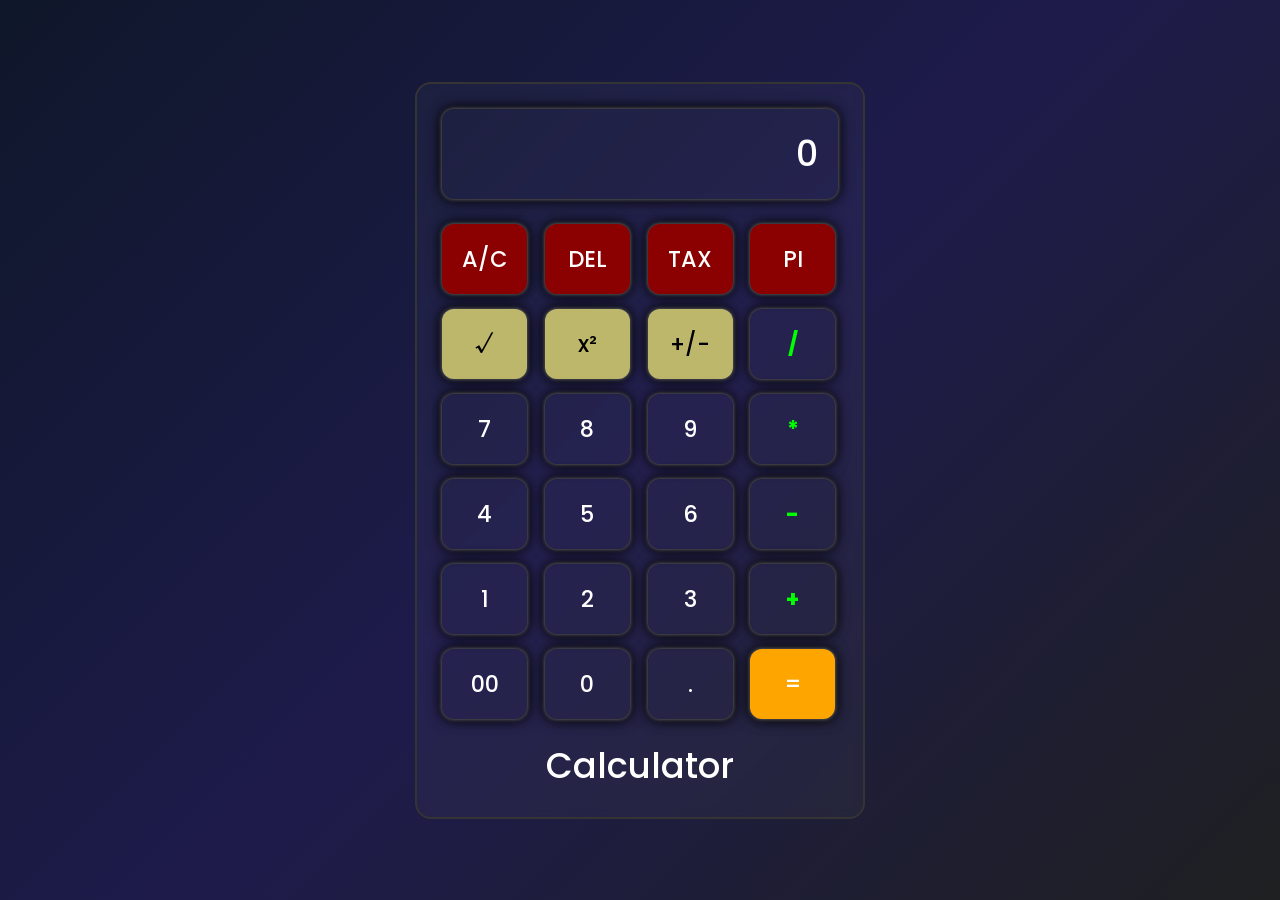
<file: Calculator/index.html>
<!DOCTYPE html>
<html lang="en">
<head>
    <meta charset="UTF-8">
    <meta name="viewport" content="width=device-width, initial-scale=1.0">
    <title>Calculator</title>
    <link rel="stylesheet" href="style.css">
</head>
<body>
<section class="calculator">
    <input type="text" placeholder="0" id="input-box">
    <div class="buttons">
    <button class="special allclear">A/C</button>
    <button class="special del">DEL</button>
    <button class="special tax">TAX</button>
    <button class="special pi">PI</button>

    <button class="advanced root">√</button>
    <button class="advanced square">x²</button>
    <button class="advanced plusminus">+/-</button>
    <button class="operator">/</button>

    <button class="number">7</button>
    <button class="number">8</button>
    <button class="number">9</button>
    <button class="operator">*</button>

    <button class="number">4</button>
    <button class="number">5</button>
    <button class="number">6</button>
    <button class="operator">-</button>

    <button class="number">1</button>
    <button class="number">2</button>
    <button class="number">3</button>
    <button class="operator">+</button>

    <button class="number">00</button>
    <button class="number">0</button>
    <button class="decimal">.</button>
    <button class="equal">=</button>
    </div>
    <div class="footer">
        <H1>Calculator</H1>
    </div>
</section>
    <script src="script.js"></script>
</body>
</html>
</file>
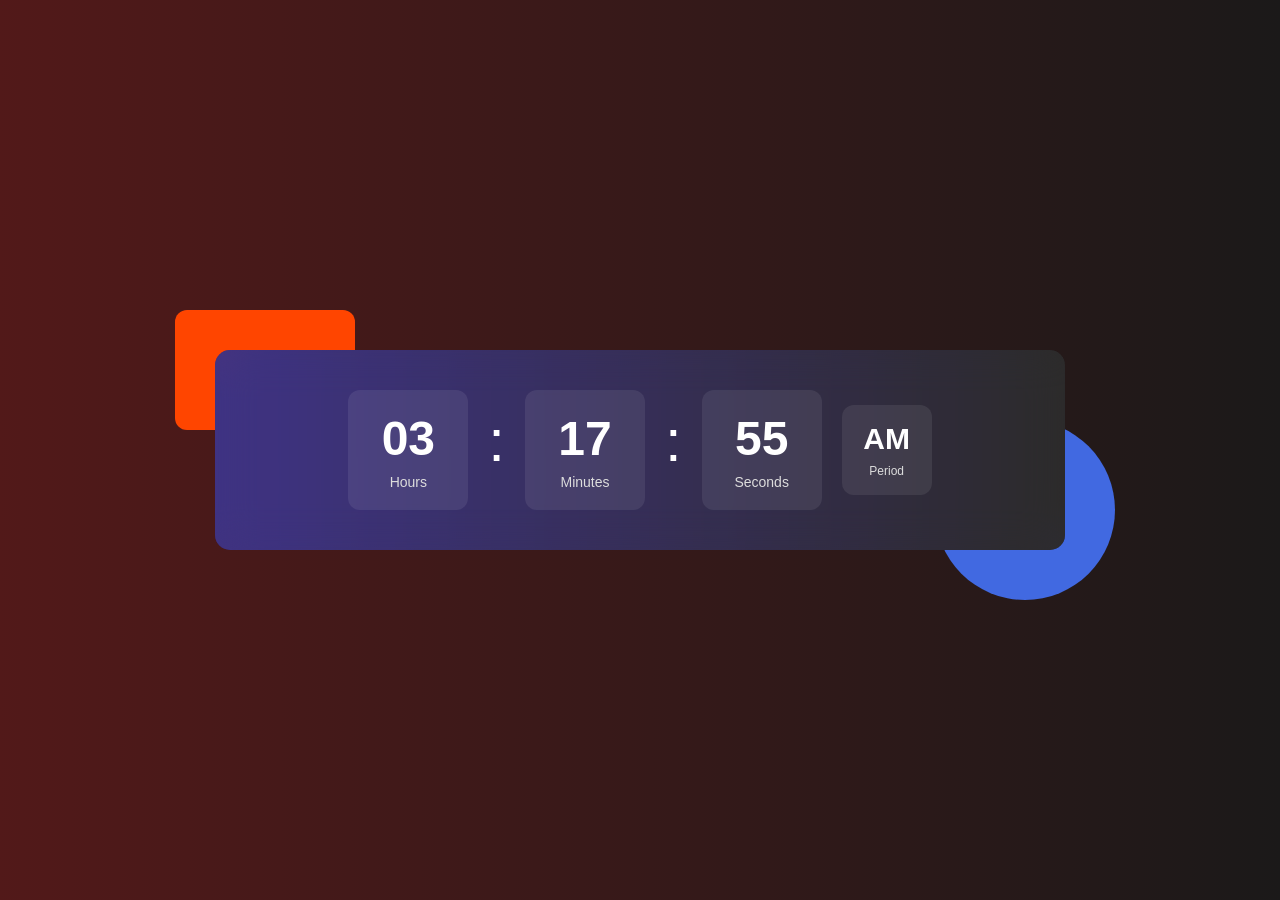
<file: Digital Clock/index.html>
<!DOCTYPE html>
<html lang="en">
<head>
    <meta charset="UTF-8">
    <meta name="viewport" content="width=device-width, initial-scale=1.0">
    <title>Digital Clock</title>
    <link rel="stylesheet" href="style.css">
</head>
<body>

    <div class="container">
        <div class="clock">

            <div class="time">
                <p id="hrs">00</p>
                <span>Hours</span>
            </div>

            <p class="colon">:</p>

            <div class="time">
                <p id="min">00</p>
                <span>Minutes</span>
            </div>

            <p class="colon">:</p>

            <div class="time">
                <p id="sec">00</p>
                <span>Seconds</span>
            </div>

            <div class="time ampm">
                <p id="period">AM</p>
                <span>Period</span>
            </div>

        </div>
    </div>

    <script src="script.js"></script>

</body>
</html>
</file>
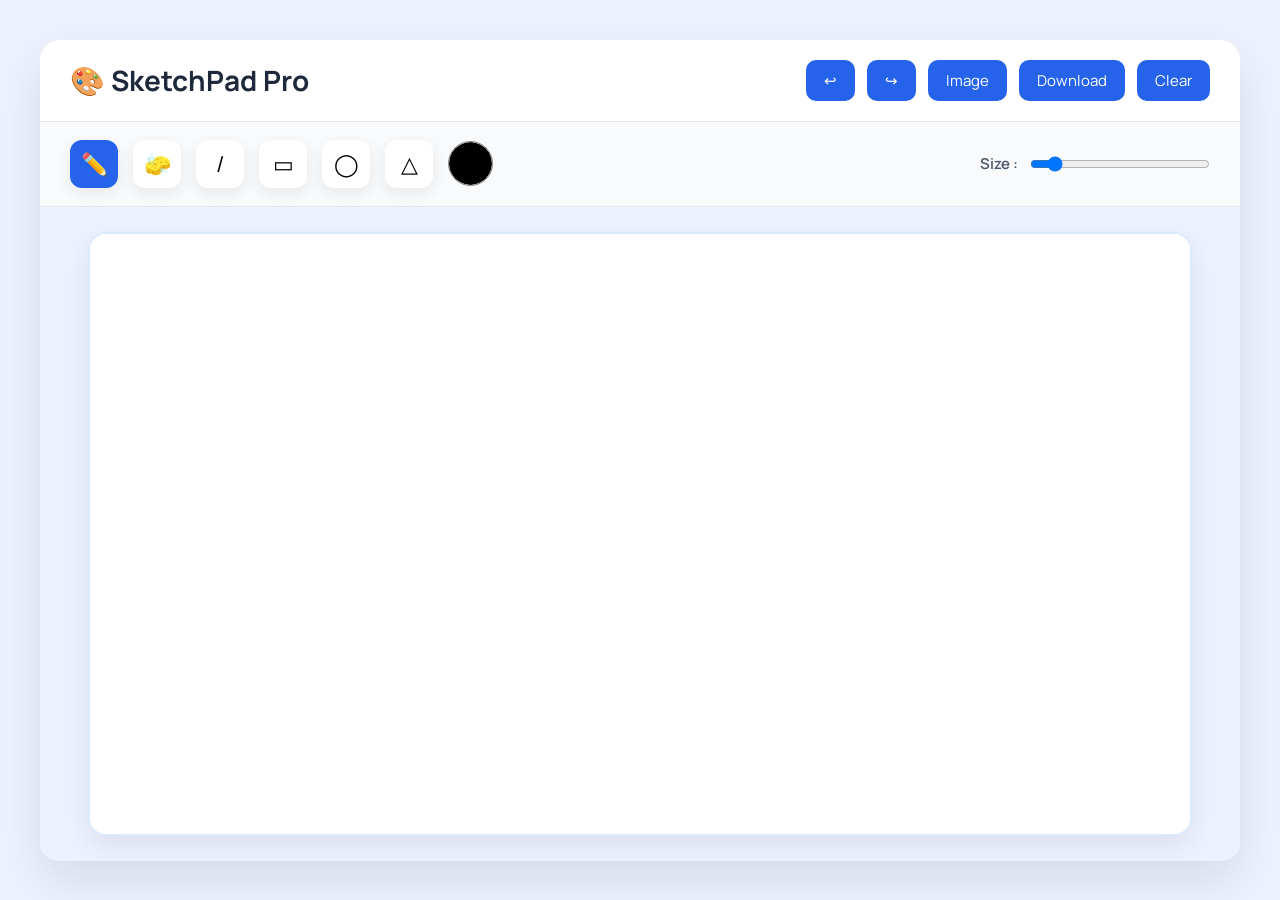
<file: Drawing-App/index.html>
<!DOCTYPE html>
<html lang="en">
<head>
  <meta charset="UTF-8">
  <meta name="viewport" content="width=device-width, initial-scale=1.0">
  <title>SketchPad Pro</title>
  <link href="https://fonts.googleapis.com/css2?family=Manrope:wght@400;500;600;700&display=swap" rel="stylesheet">
  <link rel="stylesheet" href="style.css">
</head>
<body>
  <div class="container">
    <header>
      <h1>🎨 SketchPad Pro</h1>
      <div class="actions">
        <button id="undo">↩</button>
        <button id="redo">↪</button>
        <input type="file" id="imageUpload" accept="image/*" hidden>
        <button id="uploadBtn">Image</button>
        <button id="download">Download</button>
        <button id="clear">Clear</button>
      </div>
    </header>

    <div class="toolbar">
      <button class="tool active" data-tool="pencil">✏️</button>
      <button class="tool" data-tool="eraser">🧽</button>
      <button class="tool" data-tool="line">/</button>
      <button class="tool" data-tool="rectangle">▭</button>
      <button class="tool" data-tool="circle">◯</button>
      <button class="tool" data-tool="triangle">△</button>
      <input type="color" id="colorPicker" value="">

      <div class="size">
      <span>Size :</span>
      <input type="range" id="brushSize" min="1" max="40" value="5">
      </div>

    </div>

    <div class="canvas-box">
      <canvas id="canvas"></canvas>
    </div>

  </div>
  <script src="script.js"></script>
</body>

</html>
</file>
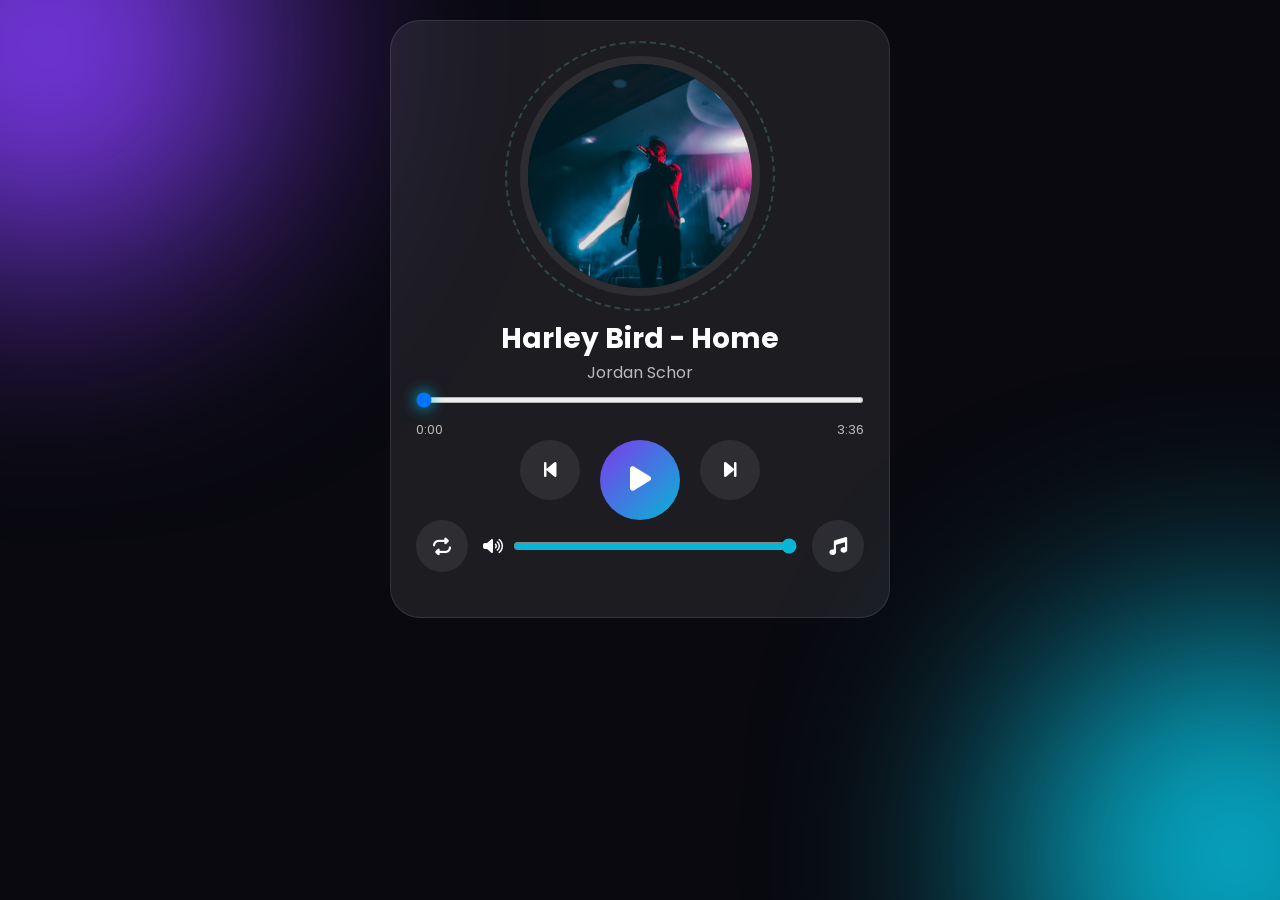
<file: Music-Player/index.html>
<!DOCTYPE html>
<html lang="en">
<head>
<meta charset="UTF-8">
<meta name="viewport" content="width=device-width,initial-scale=1.0">
<title>Music Player</title>
<link rel="stylesheet" href="style.css">
<link rel="stylesheet" href="https://cdnjs.cloudflare.com/ajax/libs/font-awesome/6.7.1/css/all.min.css">
</head>
<body>

<div class="bg1"></div>
<div class="bg2"></div>

<div class="player">

<div class="album">
<img src="images/music-1.jpg" id="cover">
<div class="ring"></div>
</div>

<div class="info">
<h2 id="title">Song Name</h2>
<p id="artist">Artist</p>
</div>

<div class="progress">
<input type="range" id="progress" value="0">
<div class="time">
<span id="current">0:00</span>
<span id="duration">0:00</span>
</div>
</div>

<div class="controls">
<button id="prev"><i class="fa-solid fa-backward-step"></i></button>
<button id="play"><i class="fa-solid fa-play"></i></button>
<button id="next"><i class="fa-solid fa-forward-step"></i></button>
</div>

<div class="bottom">
<button id="repeat"><i class="fa-solid fa-repeat"></i></button>

<div class="volume">
<i class="fa-solid fa-volume-high"></i>
<input type="range" id="volume" min="0" max="100" value="100">
</div>

<button id="playlistBtn">
<i class="fa-solid fa-music"></i>
</button>
</div>

<ul id="playlist"></ul>

</div>

<audio id="audio"></audio>

<script src="js/music-list.js"></script>
<script src="js/script.js"></script>

</body>
</html>
</file>
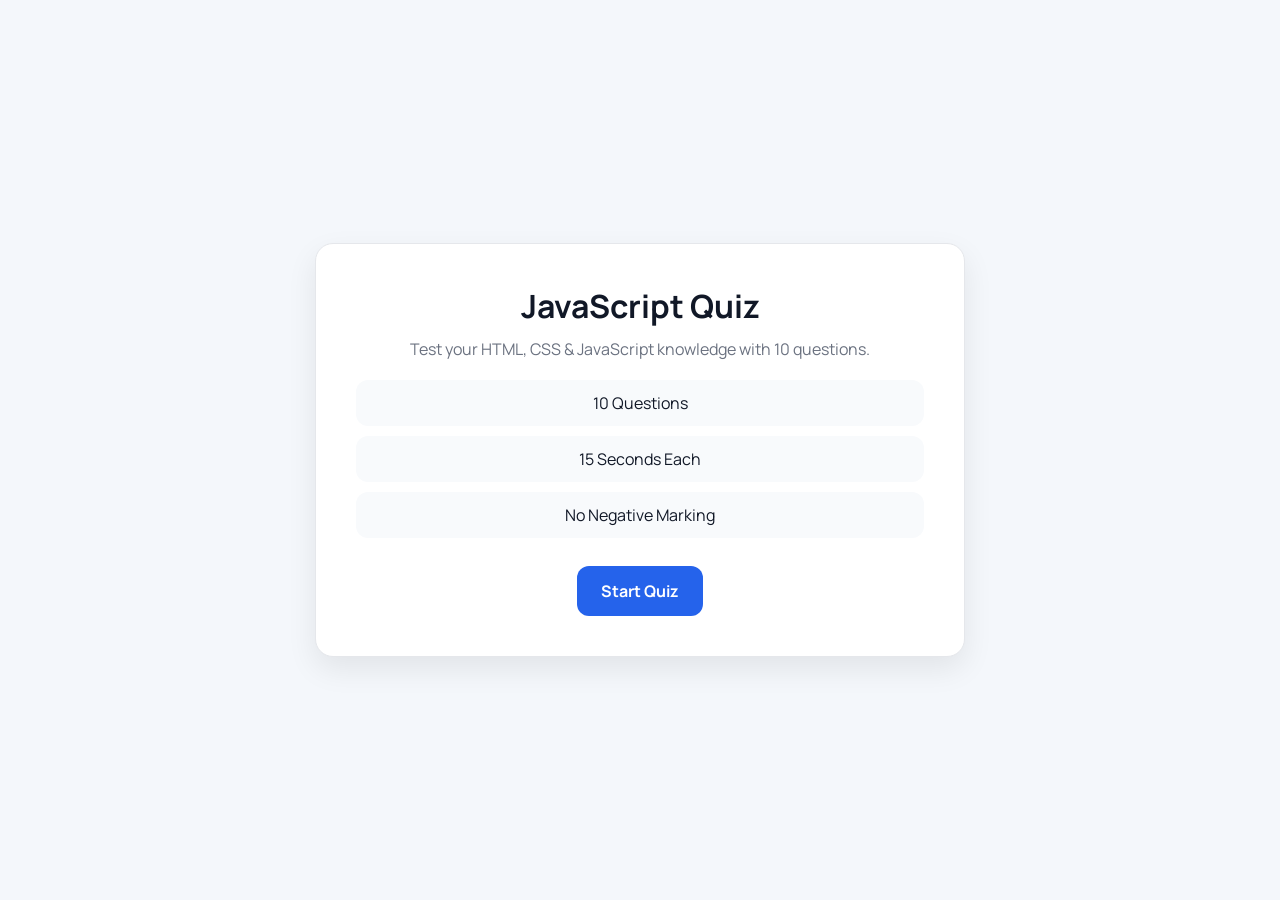
<file: Quiz-App/index.html>
<!DOCTYPE html>
<html lang="en">
<head>
    <meta charset="UTF-8">
    <meta name="viewport" content="width=device-width, initial-scale=1.0">
    <title>Quiz App Online</title>
    <link href="https://fonts.googleapis.com/css2?family=Manrope:wght@400;500;600;700;800&display=swap"
        rel="stylesheet">
    <link rel="stylesheet" href="style.css">
</head>
<body>
    <div class="start-screen">
        <div class="card">
            <h1>JavaScript Quiz</h1>
            <p>Test your HTML, CSS & JavaScript knowledge with 10 questions.</p>
            <ul class="rules">
                <li>10 Questions</li>
                <li>15 Seconds Each</li>
                <li>No Negative Marking</li>
            </ul>
            <button class="start_btn">Start Quiz</button>
        </div>
    </div>

    <div class="quiz_box">
        <header>
            <div>
                <h2>JavaScript Quiz</h2>
                <span class="question-count"></span>
            </div>
            <div class="timer">
                <span class="timer_text">15</span>
            </div>
        </header>

        <div class="time_line"></div>

        <section>
            <div class="que_text"></div>
            <div class="option_list"></div>
        </section>

        <footer>
            <div class="total_que"></div>
            <button class="next_btn">Next →</button>
        </footer>
    </div>

    <div class="result_box">
        <div class="result-icon">🎉</div>
        <h2>Quiz Completed</h2>
        <div class="score_text"></div>
        <div class="buttons">
            <button class="restart">Play Again</button>
            <button class="quit">Home</button>
        </div>
    </div>

    <script src="js/questions.js"></script>
    <script src="js/script.js"></script>
</body>

</html>
</file>
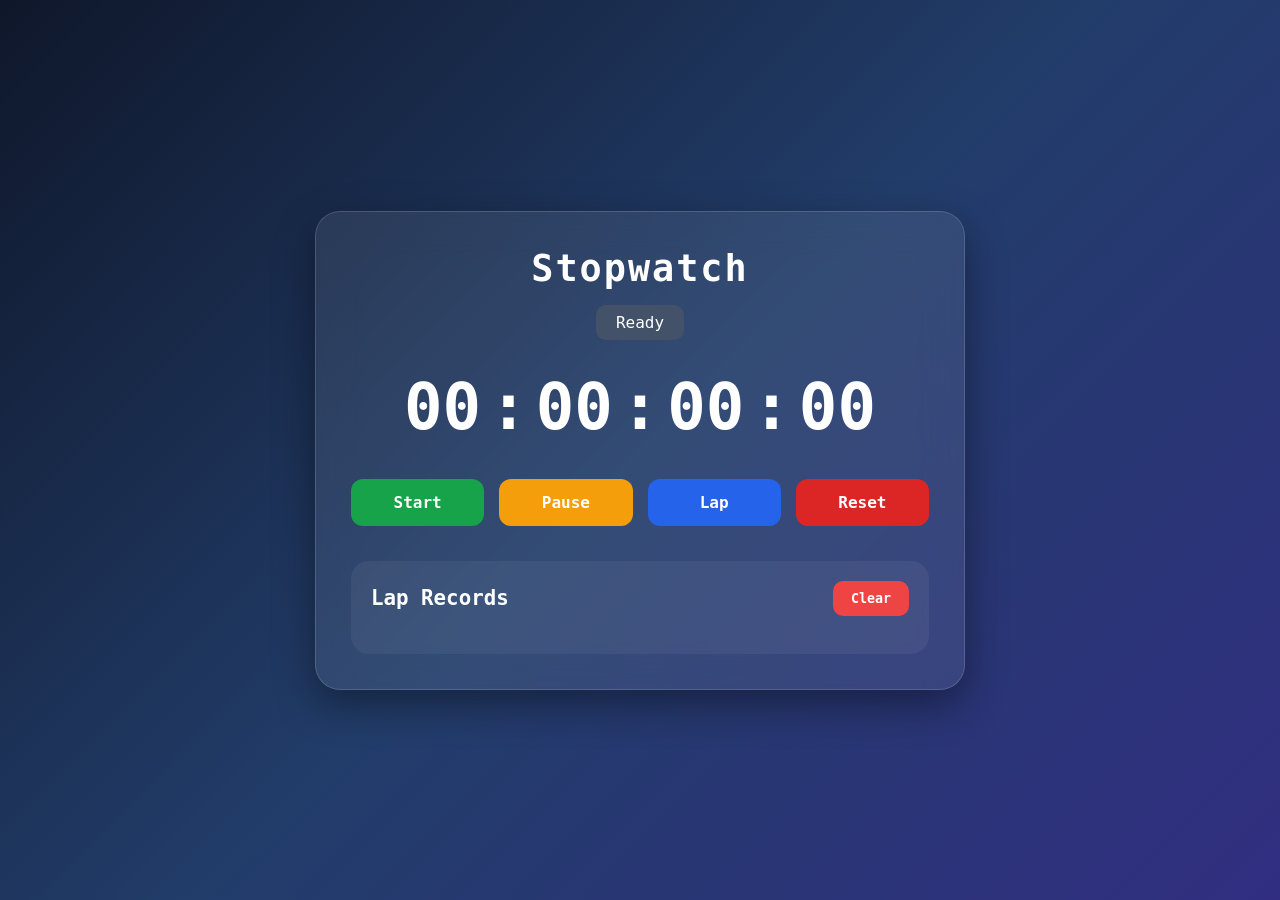
<file: Stopwatch/index.html>
<!DOCTYPE html>
<html lang="en">

<head>
    <meta charset="UTF-8">
    <meta name="viewport" content="width=device-width, initial-scale=1.0">
    <title>Stopwatch</title>

    <link rel="stylesheet" href="style.css">

    <link rel="preconnect" href="https://fonts.googleapis.com">
    <link rel="preconnect" href="https://fonts.gstatic.com" crossorigin>
    <link href="https://fonts.googleapis.com/css2?family=Poppins:wght@300;400;500;600;700&display=swap"
        rel="stylesheet">

</head>

<body>
    <div class="container">
        <h1>Stopwatch</h1>
        <div class="status">
            Ready
        </div>
        <div class="timer">
            <span id="hours">00</span>
            <span>:</span>
            <span id="minutes">00</span>
            <span>:</span>
            <span id="seconds">00</span>
            <span >:</span>
            <span id="milliseconds">00</span>
        </div>
        <div class="buttons">
            <button id="startBtn">
                Start
            </button>
            <button id="pauseBtn">
                Pause
            </button>
            <button id="lapBtn">
                Lap
            </button>
            <button id="resetBtn">
                Reset
            </button>
        </div>
        <div class="lap-section">
            <div class="lap-header">
                <h2>Lap Records</h2>
                <button id="clearBtn">
                    Clear
                </button>
            </div>
            <ul id="lapList"></ul>
        </div>
    </div>

    <script src="script.js"></script>
</body>

</html>
</file>
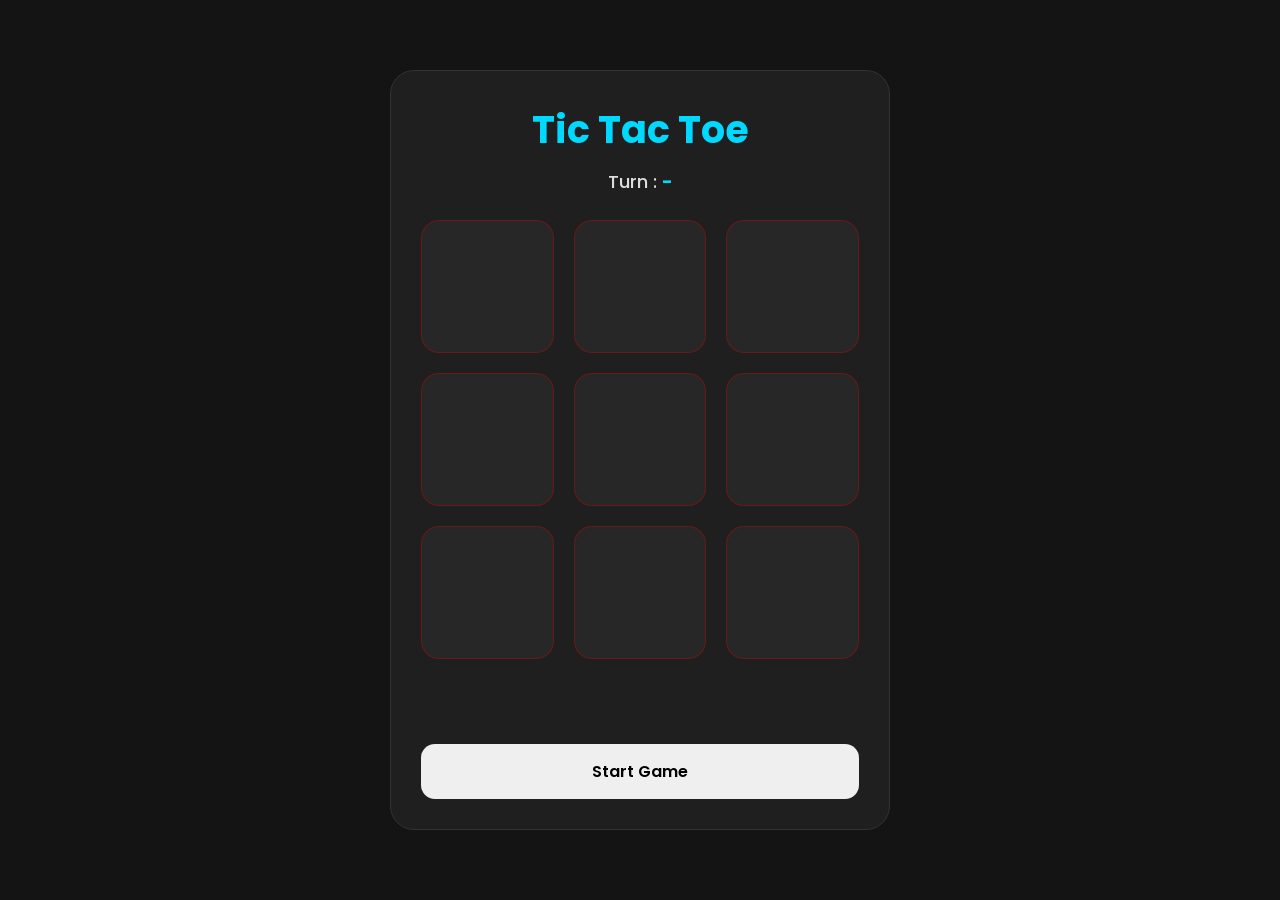
<file: Tic-Tac-Toe/index.html>
<!DOCTYPE html>
<html lang="en">

<head>
  <meta charset="UTF-8">
  <meta name="viewport" content="width=device-width,initial-scale=1.0">
  <title>Tic Tac Toe</title>
  <link rel="preconnect" href="https://fonts.googleapis.com">
  <link rel="preconnect" href="https://fonts.gstatic.com" crossorigin>
  <link href="https://fonts.googleapis.com/css2?family=Poppins:wght@400;500;600;700&display=swap" rel="stylesheet">
  <link rel="stylesheet" href="style.css">
</head>
<body>
  <div class="container">
    <h1>Tic Tac Toe</h1>
    <p class="turn">Turn : <span id="turn">-</span></p>

    <div class="board" id="board">
      <div class="line" id="line"></div>
      <button class="cell" data-index="0" disabled></button>
      <button class="cell" data-index="1" disabled></button>
      <button class="cell" data-index="2" disabled></button>

      <button class="cell" data-index="3" disabled></button>
      <button class="cell" data-index="4" disabled></button>
      <button class="cell" data-index="5" disabled></button>

      <button class="cell" data-index="6" disabled></button>
      <button class="cell" data-index="7" disabled></button>
      <button class="cell" data-index="8" disabled></button>
    </div>

    <h2 id="result"></h2>

    <div class="buttons">
      <button id="gameBtn">Start Game</button>
    </div>
  </div>

  <script src="script.js"></script>
</body>
</html>
</file>
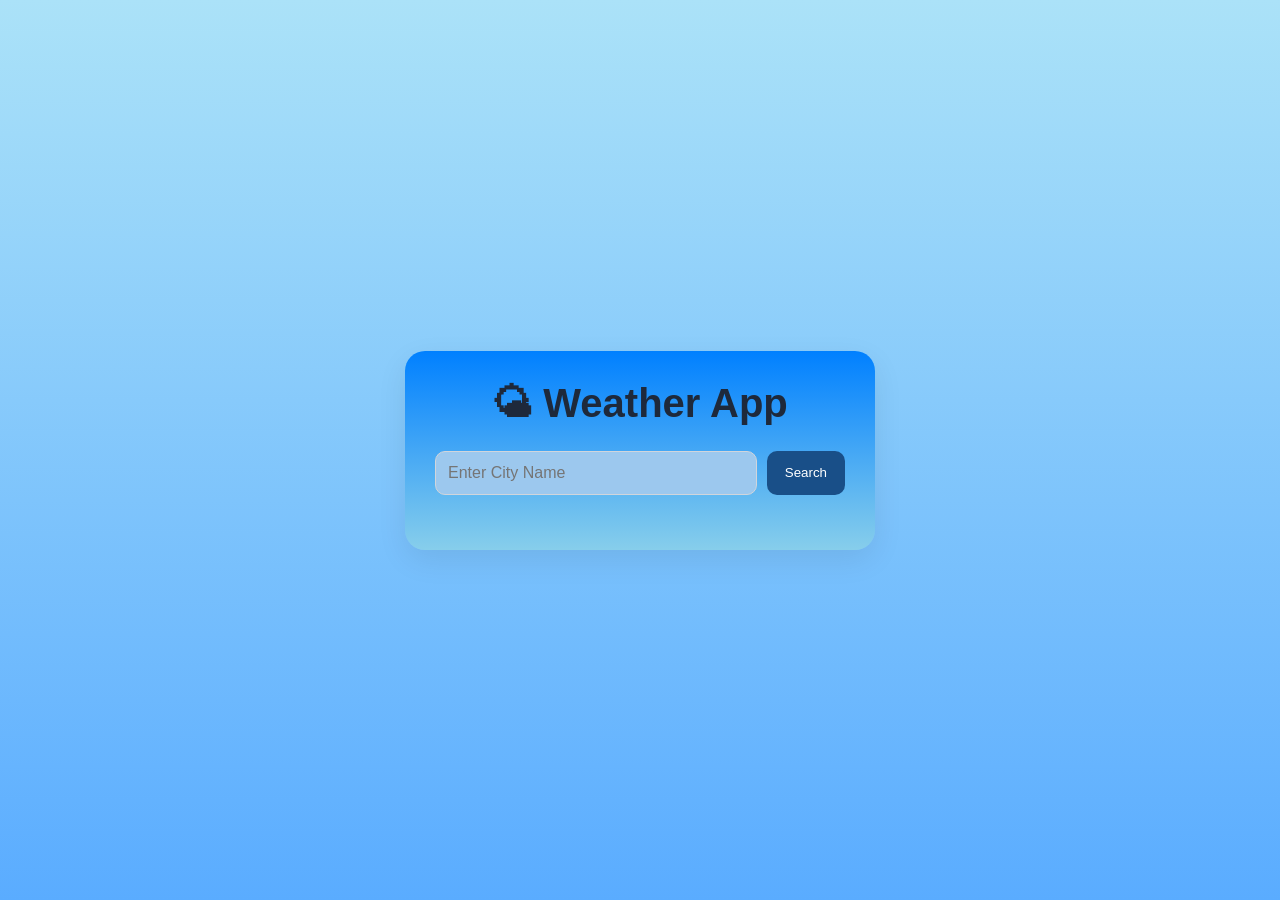
<file: Weather-App/index.html>
<!DOCTYPE html>
<html lang="en">

<head>
    <meta charset="UTF-8">
    <meta name="viewport" content="width=device-width, initial-scale=1.0">
    <title>Weather App</title>
    <link rel="stylesheet" href="style.css">
</head>

<body>

    <div class="container">

        <h1>🌤 Weather App</h1>

        <div class="search-box">
            <input type="text" id="city-input" placeholder="Enter City Name">
            <button id="search-btn">Search</button>
        </div>

        <div class="weather-card">

            <h2 id="city">City, Country</h2>

            <div class="weather-icon" id="icon">
                ☀️
            </div>

            <h1 id="temp">0°C</h1>

            <p id="condition">Clear Sky</p>

            <div class="details">

                <div class="detail">
                    <h3>💧 Humidity</h3>
                    <p id="humidity">0%</p>
                </div>

                <div class="detail">
                    <h3>💨 Wind</h3>
                    <p id="wind">0 km/h</p>
                </div>

            </div>

        </div>

        <p id="message"></p>

    </div>

    <script src="script.js"></script>

</body>

</html>
</file>
<file: Calculator/style.css>
@import url('https://fonts.googleapis.com/css2?family=Poppins:ital,wght@0,100;0,200;0,300;0,400;0,500;0,600;0,700;0,800;0,900;1,100;1,200;1,300;1,400;1,500;1,600;1,700;1,800;1,900&display=swap');

*{
    margin: 0;
    padding: 0;
    box-sizing: border-box;
    font-family: "Poppins", sans-serif;
    font-weight: 500;
}

body{
    width: 100%;
    min-height: 100vh;
    background: linear-gradient(135deg,#0f172a,#1e1b4b,rgb(30,32,33));
    display: flex;
    justify-content: center;
    align-items: center;
    padding: 20px;
}

.calculator{
    width: 450px;
    height: auto;
    border: 2px solid rgb(53, 52, 52);
    border-radius: 16px;
    padding: 25px;
    background: rgba(255,255,255,0.03);
    backdrop-filter: blur(5px);
}

input{
    width: 100%;
    height: 90px;
    border: none;
    outline: none;
    background: transparent;
    color: white;
    text-align: right;
    padding: 20px;
    font-size: 2.2rem;
    border-radius: 12px;
    margin-bottom: 25px;
    box-shadow: 0 0 4px grey,
                0 0 8px black,
                0 0 15px black;
}

input::placeholder{
    color: white;
}

.buttons{
    display: grid;
    grid-template-columns: repeat(4,1fr);
    gap: 15px;
}

button{
    width: 85px;
    height: 70px;
    aspect-ratio: 1/1;
    border: none;
    outline: none;
    background: transparent;
    color: white;
    font-size: 1.4rem;
    border-radius: 12px;
    cursor: pointer;
    box-shadow: 0 0 4px grey,
                0 0 8px black,
                0 0 15px black;
    transition: .3s;
}

button:hover{
    transform: scale(1.05);
}

button:active{
    transform: scale(.95);
    box-shadow: inset 0 0 10px rgba(0,0,0,.5);
}

.equal{
    background: orange;
}

.special{
    background: darkred;
}

.advanced{
    background: darkkhaki;
    color: black;
}

.operator{
    color: lime;
    font-weight: bold;
}

.footer h1{
    text-align: center;
    color: white;
    margin-top: 20px;
    font-size: 2.2rem;
}

/* ===========================
      Tablet
=========================== */

@media(max-width:768px){

    .calculator{
        max-width:380px;
        padding:20px;
    }

    input{
        height:80px;
        font-size:2rem;
    }

    .buttons{
        gap:12px;
    }

    button{
        font-size:1.3rem;
    }

    .footer h1{
        font-size:2rem;
    }

}

/* ===========================
        Mobile
=========================== */

@media(max-width:480px){

    body{
        padding:15px;
    }

    .calculator{
        width:100%;
        padding:15px;
    }

    input{
        height:70px;
        padding:15px;
        font-size:1.6rem;
        margin-bottom:20px;
    }

    .buttons{
        gap:10px;
    }

    button{
        font-size:1.1rem;
    }

    .footer h1{
        font-size:1.6rem;
        margin-top:15px;
    }

}

/* ===========================
      Small Phones
=========================== */

@media(max-width:360px){

    .calculator{
        padding:12px;
    }

    .buttons{
        gap:8px;
    }

    button{
        font-size:1rem;
    }

    input{
        font-size:1.4rem;
        height:65px;
    }

    .footer h1{
        font-size:1.4rem;
    }

}
</file>
<file: Digital Clock/style.css>
*{
    margin:0;
    padding:0;
    box-sizing:border-box;
    font-family:Verdana, Geneva, Tahoma, sans-serif;
}

body{
    width:100%;
    min-height:100vh;
    display:flex;
    justify-content:center;
    align-items:center;
    background:linear-gradient(to right,#521919,#1b1919);
}

.container{
    width:850px;
    height:200px;
    border-radius:15px;
    background:linear-gradient(to right,#2f227a,#1b1919);
    position:relative;
}

.container::before{
    content:"";
    position:absolute;
    width:180px;
    height:120px;
    background:orangered;
    top:-40px;
    left:-40px;
    border-radius:12px;
    z-index:-1;
}

.container::after{
    content:"";
    position:absolute;
    width:180px;
    height:180px;
    background:royalblue;
    right:-50px;
    bottom:-50px;
    border-radius:50%;
    z-index:-1;
}

.clock{
    width:100%;
    height:100%;
    display:flex;
    justify-content:center;
    align-items:center;
    gap:20px;
    backdrop-filter:blur(20px);
    background:rgba(255,255,255,.08);
    border-radius:15px;
}

.time{
    width:120px;
    height:120px;
    background:rgba(255,255,255,.08);
    border-radius:12px;
    display:flex;
    flex-direction:column;
    justify-content:center;
    align-items:center;
}

.time p{
    font-size:48px;
    color:white;
    font-weight:bold;
}

.time span{
    margin-top:8px;
    color:#ddd;
    font-size:14px;
}

.colon{
    font-size:60px;
    color:white;
    margin-top:-20px;
}

.ampm{
    width:90px;
    height:90px;
}

.ampm p{
    font-size:30px;
}

.ampm span{
    font-size:12px;
}
</file>
<file: Drawing-App/style.css>
* {
  margin: 0;
  padding: 0;
  box-sizing: border-box;
  font-family: "Manrope", sans-serif;
}

body {
  background: #eef2ff;
  display: flex;
  justify-content: center;
  align-items: center;
  min-height: 100vh;
  padding: 30px;
}

.container {
  width: 100%;
  max-width: 1200px;
  background: #fff;
  border-radius: 20px;
  box-shadow: 0 20px 50px rgba(0, 0, 0, .1);
  overflow: hidden;
}

header {
  display: flex;
  justify-content: space-between;
  align-items: center;
  padding: 20px 30px;
  border-bottom: 1px solid #e5e7eb;
}

header h1 {
  font-size: 28px;
  font-weight: 700;
  color: #1e293b;
}

.actions {
  display: flex;
  gap: 12px;
}

.actions button {
  padding: 10px 18px;
  border: none;
  border-radius: 10px;
  background: #2563eb;
  color: #fff;
  font-size: 15px;
  cursor: pointer;
  transition: .3s;
}

.actions button:hover {
  background: #1d4ed8;
}

.toolbar {
  display: flex;
  align-items: center;
  gap: 15px;
  padding: 18px 30px;
  background: #f8fafc;
  border-bottom: 1px solid #e5e7eb;
}

.tool {
  width: 48px;
  height: 48px;
  border: none;
  border-radius: 12px;
  background: #fff;
  font-size: 22px;
  cursor: pointer;
  box-shadow: 0 5px 15px rgba(0, 0, 0, .08);
  transition: .3s;
}

.tool:hover {
  transform: translateY(-2px);
}

.tool.active {
  background: #2563eb;
  color: #fff;
}

#colorPicker{
appearance:none;
-webkit-appearance:none;
width:45px;
height:45px;
padding:0;
border:1px solid grey;
border-radius:50%;
background:none;
cursor:pointer;
overflow:hidden;
}

#colorPicker::-webkit-color-swatch-wrapper{
padding:0;
}

#colorPicker::-webkit-color-swatch{
border:none;
border-radius:50%;
}

#colorPicker::-moz-color-swatch{
border:none;
border-radius:50%;
}

.size {
  display: flex;
  align-items: center;
  gap: 12px;
  margin-left: auto;
}

.size span {
  font-size: 15px;
  font-weight: 600;
  color: #475569;
}

#brushSize {
  width: 180px;
  cursor: pointer;
}

.canvas-box {
  padding: 25px;
  background: #eef2ff;
  display: flex;
  justify-content: center;
  align-items: center;
}

canvas {
  background: #fff;
  border-radius: 18px;
  box-shadow: 0 10px 30px rgba(0, 0, 0, .08);
  border: 2px solid #dbeafe;
  cursor: crosshair;
}

@media(max-width:900px) {
  header {
    flex-direction: column;
    gap: 20px;
  }

  .toolbar {
    flex-wrap: wrap;
  }

  .size {
    width: 100%;
    margin-left: 0;
  }

  #brushSize {
    width: 100%;
  }

  .actions {
    flex-wrap: wrap;
    justify-content: center;
  }

  canvas {
    width: 100%;
    height: auto;
  }
}
</file>
<file: Music-Player/style.css>
@import url('https://fonts.googleapis.com/css2?family=Poppins:wght@300;400;500;600;700&display=swap');

*{
margin:0;
padding:0;
box-sizing:border-box;
font-family:"Poppins",sans-serif;
}


body{
width:100%;
min-height:100vh;
display:flex;
justify-content: center;
align-items:flex-start;
background:#09090f;
overflow-x:hidden;
overflow-y:auto;
position:relative;
}

.bg1,.bg2{
position:fixed;
border-radius:50%;
filter:blur(120px);
z-index:-1;
pointer-events:none;
}

.bg1{
width:450px;
height:450px;
background:#7c3aed;
top:0;
left:0;
transform:translate(-40%,-40%);
}

.bg2{
width:450px;
height:450px;
background:#06b6d4;
right:0;
bottom:0;
transform:translate(40%,40%);
}

.player{
width:500px;
margin-top: 20px;
padding:25px;
border-radius:30px;
background:rgba(255,255,255,.08);
border:1px solid rgba(255,255,255,.1);
}

.album{
position:relative;
display:flex;
justify-content:center;
align-items:center;
margin: 10px;
}

.ring{
position:absolute;
width:270px;
height:270px;
border:2px dashed rgba(54, 81, 79, 0.815);
border-radius:50%;
animation:spin 20s linear infinite;
animation-play-state:paused;
}

.ring.play{
animation-play-state:running;
}

.album img{
width:240px;
height:240px;
border-radius:50%;
object-fit:cover;
border:8px solid rgba(255,255,255,.08);
}

.info{
text-align:center;
}

.info h2{
color:#fff;
font-size:28px;
margin-top: 22px;
}

.info p{
color:#bbb;
}

.progress input{
width:100%;
/* appearance:none; */
height:6px;
border-radius:20px;
cursor:pointer;
}

.progress input::-webkit-slider-thumb{
appearance:none;
width:18px;
height:18px;
border-radius:50%;
background:#06b6d4;
box-shadow:0 0 15px #06b6d4;
}

.time{
display:flex;
justify-content:space-between;
margin-top:10px;
color:#bbb;
font-size:13px;
}

.controls{
display:flex;
justify-content:center;
gap:20px;
}

.controls button{
width:60px;
height:60px;
border:none;
border-radius:50%;
background:rgba(255,255,255,.08);
color:#fff;
font-size:20px;
cursor:pointer;
transition:.3s;
}

.controls button:hover{
background:#7c3aed;
transform:translateY(-5px);
}

#play{
width:80px;
height:80px;
font-size:28px;
background:linear-gradient(135deg,#7c3aed,#06b6d4);
}

.bottom{
display:flex;
align-items:center;
justify-content:space-between;
margin-bottom:20px;
}

#repeat,
#playlistBtn{
width:52px;
height:52px;
border:none;
border-radius:50%;
background:rgba(255,255,255,.08);
color:#fff;
cursor:pointer;
font-size:18px;
transition:.3s;
}

#repeat:hover,
#playlistBtn:hover{
background:#7c3aed;
}

.volume{
display:flex;
align-items:center;
gap:10px;
flex:1;
margin:0 15px;
color:#fff;
}

.volume input{
width:100%;
accent-color:#06b6d4;
}

#playlist{
list-style:none;
max-height:0;
overflow:hidden;
transition:.35s;
}

#playlist.show{
max-height:260px;
overflow-y:auto;
margin-top:15px;
}

#playlist::-webkit-scrollbar{
width:5px;
}

#playlist::-webkit-scrollbar-thumb{
background:#7c3aed;
border-radius:20px;
}

#playlist li{
display:flex;
align-items:center;
gap:15px;
padding:12px;
margin-bottom:10px;
background:rgba(255,255,255,.05);
border-radius:15px;
cursor:pointer;
transition:.3s;
}

#playlist li:hover{
background:#7c3aed;
}

#playlist li.active{
background:linear-gradient(135deg,#7c3aed,#06b6d4);
}

#playlist img{
width:55px;
height:55px;
border-radius:10px;
object-fit:cover;
}

#playlist h4{
color:#fff;
font-size:15px;
}

#playlist p{
color:#bbb;
font-size:13px;
}

@keyframes spin{
from{transform:rotate(0);}
to{transform:rotate(360deg);}
}

@media(max-width:500px){
.player{
width:95%;
padding:25px;
}
.album img{
width:220px;
height:220px;
}
.ring{
width:260px;
height:260px;
}
.info h2{
font-size:24px;
}
#play{
width:70px;
height:70px;
}
}
</file>
<file: Quiz-App/style.css>
:root {
    --bg: #f4f7fb;
    --card: #fff;
    --text: #111827;
    --muted: #6b7280;
    --primary: #2563eb;
    --primary-dark: #1d4ed8;
    --success: #16a34a;
    --danger: #dc2626;
    --border: #e5e7eb;
    --radius: 18px;
    --shadow: 0 12px 30px rgba(0, 0, 0, .08);
}

* {
    margin: 0;
    padding: 0;
    box-sizing: border-box;
    font-family: "Manrope", sans-serif
}

body {
    background: var(--bg);
    color: var(--text);
    display: flex;
    justify-content: center;
    align-items: center;
    min-height: 100vh;
    padding: 20px
}

.start-screen,
.quiz_box,
.result_box {
    width: 100%;
    max-width: 650px
}

.quiz_box,
.result_box {
    display: none
}
.quiz_box{
    overflow: hidden;
}

.card,
.quiz_box,
.result_box {
    background: var(--card);
    border: 1px solid var(--border);
    border-radius: var(--radius);
    box-shadow: var(--shadow)
}

.card {
    padding: 40px;
    text-align: center
}

.card h1 {
    font-size: 2rem;
    margin-bottom: 10px
}

.card p {
    color: var(--muted);
    margin-bottom: 20px
}

.rules {
    list-style: none;
    display: grid;
    gap: 10px;
    margin-bottom: 28px
}

.rules li {
    background: #f8fafc;
    padding: 12px;
    border-radius: 12px
}

button {
    border: none;
    border-radius: 12px;
    padding: 14px 24px;
    font-size: 1rem;
    font-weight: 700;
    cursor: pointer;
    transition: .25s
}

.start_btn,
.restart,
.next_btn {
    background: var(--primary);
    color: #fff
}

.start_btn:hover,
.restart:hover,
.next_btn:hover {
    background: var(--primary-dark)
}

.quit {
    background: #eef2ff;
    color: var(--primary)
}

header {
    position: relative;
    overflow: hidden;
    display: flex;
    justify-content: space-between;
    align-items: center;
    padding: 24px;
    border-bottom: 1px solid var(--border)
}

header h2 {
    font-size: 1.4rem
}

.question-count {
    color: var(--muted);
    font-size: .9rem
}

.timer{
background:#eef2ff;
padding:10px 16px;
border-radius:999px;
font-weight:700;
color:#2563eb;
min-width:110px;
text-align:center;
transition:.3s;
}

.time-over{
background:#fee2e2;
color:#dc2626;
}

.time_line{
height:5px;
width:0;
background:var(--primary);
border-radius:999px;
}

section {
    padding: 30px
}

.que_text {
    font-size: 1.45rem;
    font-weight: 700;
    line-height: 1.5;
    margin-bottom: 25px
}

.option_list {
    display: grid;
    gap: 14px
}

.option {
    padding: 16px 18px;
    border: 1px solid var(--border);
    border-radius: 14px;
    cursor: pointer;
    transition: .25s;
    background: #fff
}

.option:hover {
    border-color: var(--primary);
    transform: translateY(-2px)
}

.option.correct {
    background: #ecfdf5;
    border-color: var(--success);
    color: var(--success)
}

.option.incorrect {
    background: #fef2f2;
    border-color: var(--danger);
    color: var(--danger)
}

.option.disabled {
    pointer-events: none
}

footer {
    display: flex;
    justify-content: space-between;
    align-items: center;
    padding: 22px 30px;
    border-top: 1px solid var(--border)
}

.total_que {
    color: var(--muted);
    font-weight: 600
}

.next_btn {
    opacity: 0;
    pointer-events: none
}

.next_btn.show {
    opacity: 1;
    pointer-events: auto
}

.result_box {
    text-align: center;
    padding: 40px
}

.result-icon {
    font-size: 4rem;
    margin-bottom: 12px
}

.result_box h2 {
    margin-bottom: 14px
}

.score_text {
    font-size: 1.2rem;
    margin-bottom: 24px
}

.buttons {
    display: flex;
    justify-content: center;
    gap: 12px;
    flex-wrap: wrap
}

@media(max-width:640px) {

    .card,
    .quiz_box,
    .result_box {
        border-radius: 14px
    }

    header,
    section,
    footer,
    .card,
    .result_box {
        padding: 20px
    }

    .que_text {
        font-size: 1.2rem
    }

    header {
        flex-direction: column;
        gap: 14px;
        align-items: flex-start
    }

    footer {
        flex-direction: column;
        gap: 16px
    }

    button {
        width: 100%
    }

    .buttons button {
        width: 100%
    }
}
</file>
<file: Stopwatch/style.css>
*{
    margin:0;
    padding:0;
    box-sizing:border-box;
    font-family: "Roboto Mono", monospace;
}

body{
    min-height:100vh;
    display:flex;
    justify-content:center;
    align-items:center;
    background:linear-gradient(135deg,#0f172a,#223d6a,#312e81);
    padding:20px;
}

.container{
    width:100%;
    max-width:650px;
    padding:35px;
    border-radius:25px;
    background:rgba(255,255,255,.08);
    backdrop-filter:blur(20px);
    -webkit-backdrop-filter:blur(20px);
    border:1px solid rgba(255,255,255,.15);
    box-shadow:0 15px 40px rgba(0,0,0,.4);
}

h1{
    text-align:center;
    color:#fff;
    font-size:2.3rem;
    margin-bottom:15px;
    letter-spacing:2px;
}

.status{
    width:max-content;
    margin:0 auto 30px;
    padding:8px 20px;
    border-radius: 10px;
    background:#435269;
    color:#fff;
    font-size:1rem;
    font-weight:500;
}

.timer{
    display:flex;
    justify-content:center;
    align-items:center;
    gap:8px;
    margin-bottom:35px;
    color:#fff;
    font-size:4rem;
    font-weight:600;
    flex-wrap:wrap;
}


.buttons{
    display:grid;
    grid-template-columns:repeat(4,1fr);
    gap:15px;
    margin-bottom:35px;
}

.buttons button{
    padding:14px;
    border:none;
    border-radius:12px;
    cursor:pointer;
    color:#fff;
    font-size:1rem;
    font-weight:600;
    transition:.3s;
}

#startBtn{
    background:#16a34a;
}

#pauseBtn{
    background:#f59e0b;
}

#lapBtn{
    background:#2563eb;
}

#resetBtn{
    background:#dc2626;
}

.buttons button:hover{
    box-shadow:0 0 7px 10px rgba(0,0,0,.15);
}

.buttons button:active{
    transform:scale(.8);
}

.lap-section{
    background:rgba(255,255,255,.05);
    border-radius:18px;
    padding:20px;
}

.lap-header{
    display:flex;
    justify-content:space-between;
    align-items:center;
    margin-bottom:18px;
}

.lap-header h2{
    color:#fff;
    font-size:1.3rem;
}

#clearBtn{
    border:none;
    padding:10px 18px;
    border-radius:10px;
    cursor:pointer;
    background:#ef4444;
    color:#fff;
    font-weight:600;
    transition:.3s;
}

#clearBtn:hover{
    background:#dc2626;
}

#lapList{
    list-style:none;
    max-height:260px;
    overflow-y:auto;
}

#lapList li{
    display:flex;
    justify-content:space-between;
    align-items:center;
    padding:14px 16px;
    margin-bottom:12px;
    border-radius:12px;
    background:rgba(255,255,255,.08);
    color:#fff;
    animation:fade .3s ease;
}


#lapList::-webkit-scrollbar{
    width:7px;
}

#lapList::-webkit-scrollbar-thumb{
    background:#64748b;
    border-radius:10px;
}

@keyframes fade{
    from{
        opacity:0;
        transform:translateY(15px);
    }
    to{
        opacity:1;
        transform:translateY(0);
    }
}

@media(max-width:650px){

    .container{
        padding:25px;
    }

    .timer{
        font-size:2.8rem;
    }

    .buttons{
        grid-template-columns:repeat(2,1fr);
    }

}

@media(max-width:450px){

    h1{
        font-size:1.8rem;
    }

    .timer{
        font-size:2rem;
        gap:5px;
    }

    .buttons{
        grid-template-columns:1fr;
    }

    .lap-header{
        flex-direction:column;
        gap:12px;
    }

}
</file>
<file: Tic-Tac-Toe/style.css>
*{
margin:0;
padding:0;
box-sizing:border-box;
font-family:"Poppins",sans-serif;
}

body{
display:flex;
justify-content:center;
align-items:center;
min-height:100vh;
background:#141414;
overflow:hidden;
}

.container{
width:500px;
height: fit-content;
padding:30px;
background:#1f1f1f;
border-radius:24px;
border : 1px solid rgb(52, 50, 50);
text-align:center;
}

h1{
color:#00d9ff;
font-size:38px;
margin-bottom:10px;
}

.turn{
color:#ddd;
font-size:18px;
font-weight:500;
margin-bottom:25px;
}

#turn{
color:#00d9ff;
font-weight:700;
}

.board{
position:relative;
display:grid;
grid-template-columns:repeat(3,1fr);
gap:20px;
margin-bottom:25px;
}

.cell{
aspect-ratio:1;
border:none;
border-radius:18px;
background:#2b2b2b;
color:#fff;
font-size:70px;
font-weight:700;
cursor:pointer;
transition:.25s;
}

.cell:hover:not(:disabled){
background:#363636;
transform:scale(1.05);
}

.cell:disabled{
cursor:not-allowed;
opacity:.7;
border : 0.5px solid rgba(248, 2, 2, 0.445);
}

.cell.x{
color:#00d9ff;
text-shadow:0 0 18px rgba(0,217,255,.45);
}

.cell.o{
color:#ffb703;
text-shadow:0 0 18px rgba(255,183,3,.45);
}

.cell.win{
background:#00d9ff9c;
color:#111;
transform:scale(1.08);
box-shadow:0 0 25px rgba(0,217,255,.6);
}

.line{
position:absolute;
height:5px;
width:0;
display:none;
background:#00e5ff;
border-radius:999px;
z-index:100;
transform-origin:left center;
pointer-events:none;

box-shadow:
0 0 4px #00e5ff,
0 0 8px #00e5ff,
0 0 16px rgba(0,229,255,.8);
}

#result{
height:35px;
color:#fff;
font-size:28px;
margin-bottom:25px;
text-shadow:
0 0 5px #00e5ff,
0 0 20px #00e5ff;
}

.buttons{
display:flex;
justify-content:center;
gap:20px;
}

.buttons button{
flex:1;
padding:15px;
border:none;
border-radius:14px;
font-size:16px;
font-weight:600;
cursor:pointer;
transition:.25s;
}

#start{
background:#00d9ff;
color:#111;
}

#reset{
background:#3a3a3a;
color:#fff;
}

button:active{
transform:scale(.9);
}

@media(max-width:500px){

.container{
width:95%;
padding:22px;
}

h1{
font-size:32px;
}

.cell{
font-size:52px;
border-radius:14px;
}

.turn{
font-size:16px;
}

#result{
font-size:22px;
}

}
</file>
<file: Weather-App/style.css>
* {
    margin: 0;
    padding: 0;
    box-sizing: border-box;
    font-family: Arial, Helvetica, sans-serif;
}

body {
    background: linear-gradient(to top, rgb(90, 172, 255), rgb(171, 226, 248));
    display: flex;
    justify-content: center;
    align-items: center;
    min-height: 100vh;
    padding: 20px;
}

.container {
    width: 100%;
    max-width: 470px;
    background: linear-gradient(to bottom, rgb(0, 128, 255), skyblue);
    padding: 30px;
    border-radius: 20px;
    box-shadow: 0 10px 30px rgba(0, 0, 0, .08);
}

h1 {
    font-size: 40px;
    text-align: center;
    margin-bottom: 25px;
    color: #1e293b;
}

.search-box {
    display: flex;
    gap: 10px;
    margin-bottom: 25px;
}

.search-box input {
    flex: 1;
    padding: 12px;
    background: #9cc8ee;
    border: 1px solid #d1d5db;
    border-radius: 10px;
    outline: none;
    font-size: 16px;
    transition: .3s;
}

.search-box input:focus {
    border-color: #3b82f6;
}

.search-box button {
    padding: 12px 18px;
    border: none;
    border-radius: 10px;
    background: #194f88;
    color: #fff;
    cursor: pointer;
    transition: .3s;
}

.search-box button:hover {
    background: #2563eb;
}

.weather-card {
    display: none;
    text-align: center;
}

.weather-icon {
    font-size: 70px;
    margin: 15px 0;
}

#temp {
    font-size: 52px;
    color: #1e293b;
    margin-bottom: 5px;
}

#condition {
    color: #64748b;
    margin-bottom: 25px;
}

.details {
    display: grid;
    grid-template-columns: repeat(2, 1fr);
    gap: 15px;
    margin-top: 20px;
}

.detail {
    background: #c3f3fe;
    padding: 18px;
    border-radius: 14px;
}

.detail h3 {
    font-size: 16px;
    margin-bottom: 8px;
    color: #475569;
}

.detail p {
    font-size: 24px;
    font-weight: bold;
    color: #1e293b;
}

#message {
    margin-top: 20px;
    text-align: center;
    color: #ef4444;
    font-weight: bold;
}

@media(max-width:500px) {

    .search-box {
        flex-direction: column;
    }

    .search-box button {
        width: 100%;
    }

}
</file>
